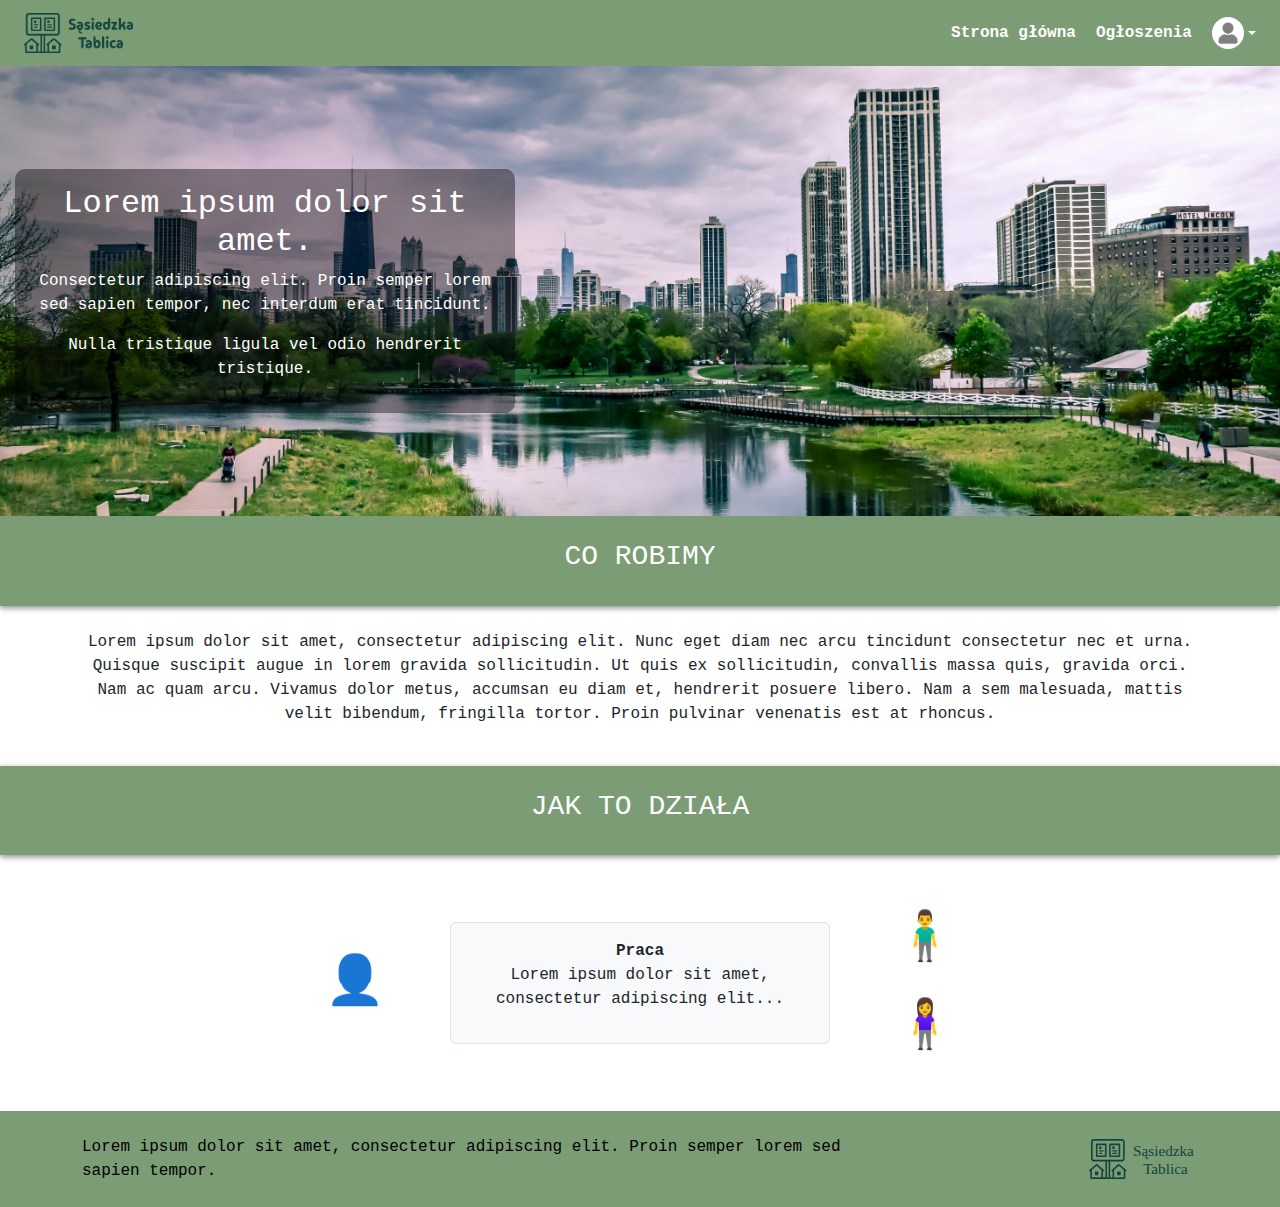
<file: index.html>
<!DOCTYPE html>
<html lang="pl">

<head>
  <meta charset="UTF-8">
  <meta name="viewport" content="width=device-width, initial-scale=1">

  <title>Sąsiedzka Tablica</title>

  <link href="https://cdn.jsdelivr.net/npm/bootstrap@5.3.3/dist/css/bootstrap.min.css" rel="stylesheet">

  <link rel="preconnect" href="https://fonts.googleapis.com">
  <link rel="preconnect" href="https://fonts.gstatic.com" crossorigin>
  <link
    href="https://fonts.googleapis.com/css2?family=Kosugi+Maru&family=Lexend:wght@100..900&family=Madimi+One&family=Ubuntu+Mono:ital,wght@0,400;0,700;1,400;1,700&display=swap"
    rel="stylesheet">

  <link href="/styles/index.css" rel="stylesheet">
  <link href="/styles/global.css" rel="stylesheet">

  <meta name="description" content="Sąsiedzka Tablica - Twoje miejsce na ogłoszenia lokalne.">
  <meta name="keywords" content="ogłoszenia, lokalne, sąsiedzka tablica, społeczność">
  <meta name="author" content="Kacper Kostera - Klonowski">
</head>

<body>
  <!-- Pasek nawigacji -->
  <nav class="navbar custom-navbar navbar-expand-lg navbar-light bg-light justify-content-end px-4">
    <a class="navbar-brand me-auto" href="index.html">
      <img src="images/logo.png" alt="Sąsiedzka Tablica" height="40">
    </a>
    <div class="d-flex align-items-center">
      <a class="nav-link" href="index.html">Strona główna</a>
      <a class="nav-link ml-10" href="ogloszenia.html">Ogłoszenia</a>
    </div>

    <li class="nav-item dropdown">
      <a class="nav-link dropdown-toggle d-flex align-items-center" href="#" role="button" data-bs-toggle="dropdown"
        aria-expanded="false">
        <img src="images/avatar.png" alt="avatar" class="rounded-circle" width="32" height="32">
      </a>
      <ul class="dropdown-menu dropdown-menu-end">
        <li><a class="dropdown-item" href="#">Zaloguj się</a></li>
        <li><a class="dropdown-item" href="#">Rejestracja</a></li>
      </ul>
    </li>
  </nav>

  <!-- Nagłówek -->
  <header class="d-flex align-items-center justify-content-left text-center ml-130">
    <div class="overlay">
      <h2>Lorem ipsum dolor sit amet.</h2>
      <p>Consectetur adipiscing elit. Proin semper lorem sed sapien tempor, nec interdum erat tincidunt.</p>
      <p>Nulla tristique ligula vel odio hendrerit tristique.</p>
    </div>
  </header>

  <!-- Co robimy -->
  <section class="green-section text-center">
    <h3>CO ROBIMY</h3>
  </section>

  <section class="container py-4 text-center">
    <p>Lorem ipsum dolor sit amet, consectetur adipiscing elit. Nunc eget diam nec arcu tincidunt consectetur nec et
      urna. Quisque suscipit augue in lorem gravida sollicitudin. Ut quis ex sollicitudin, convallis massa quis, gravida
      orci. Nam ac quam arcu. Vivamus dolor metus, accumsan eu diam et, hendrerit posuere libero. Nam a sem malesuada,
      mattis velit bibendum, fringilla tortor. Proin pulvinar venenatis est at rhoncus.</p>
  </section>

  <!-- Jak to działa -->
  <section class="green-section text-center">
    <h3>JAK TO DZIAŁA</h3>
  </section>

  <section class="container py-5">
    <div class="row justify-content-center align-items-center text-center">
      <div class="col-md-2">
        <div class="icon text-danger">👤</div>
      </div>
      <div class="col-md-4 bg-light p-3 rounded border">
        <strong>Praca</strong>
        <p>Lorem ipsum dolor sit amet, consectetur adipiscing elit...</p>
      </div>
      <div class="col-md-2">
        <div class="icon text-warning">🧍‍♂️</div>
        <div class="icon text-success mt-3">🧍‍♀️</div>
      </div>
    </div>
  </section>

  <!-- Stopka -->
  <footer class="footer-custom py-4">
    <div class="container d-flex justify-content-between align-items-center flex-wrap">
      <p class="mb-0 text-black">Lorem ipsum dolor sit amet, consectetur adipiscing elit. Proin semper lorem sed sapien
        tempor.</p>
      <div class="logo d-flex align-items-center mt-3 mt-md-0">
        <img src="images/logo.svg" alt="Sąsiedzka Tablica" height="40" class="ms-md-3">
      </div>
    </div>
  </footer>


  <script src="https://cdn.jsdelivr.net/npm/bootstrap@5.3.3/dist/js/bootstrap.bundle.min.js"></script>
</body>

</html>
</file>
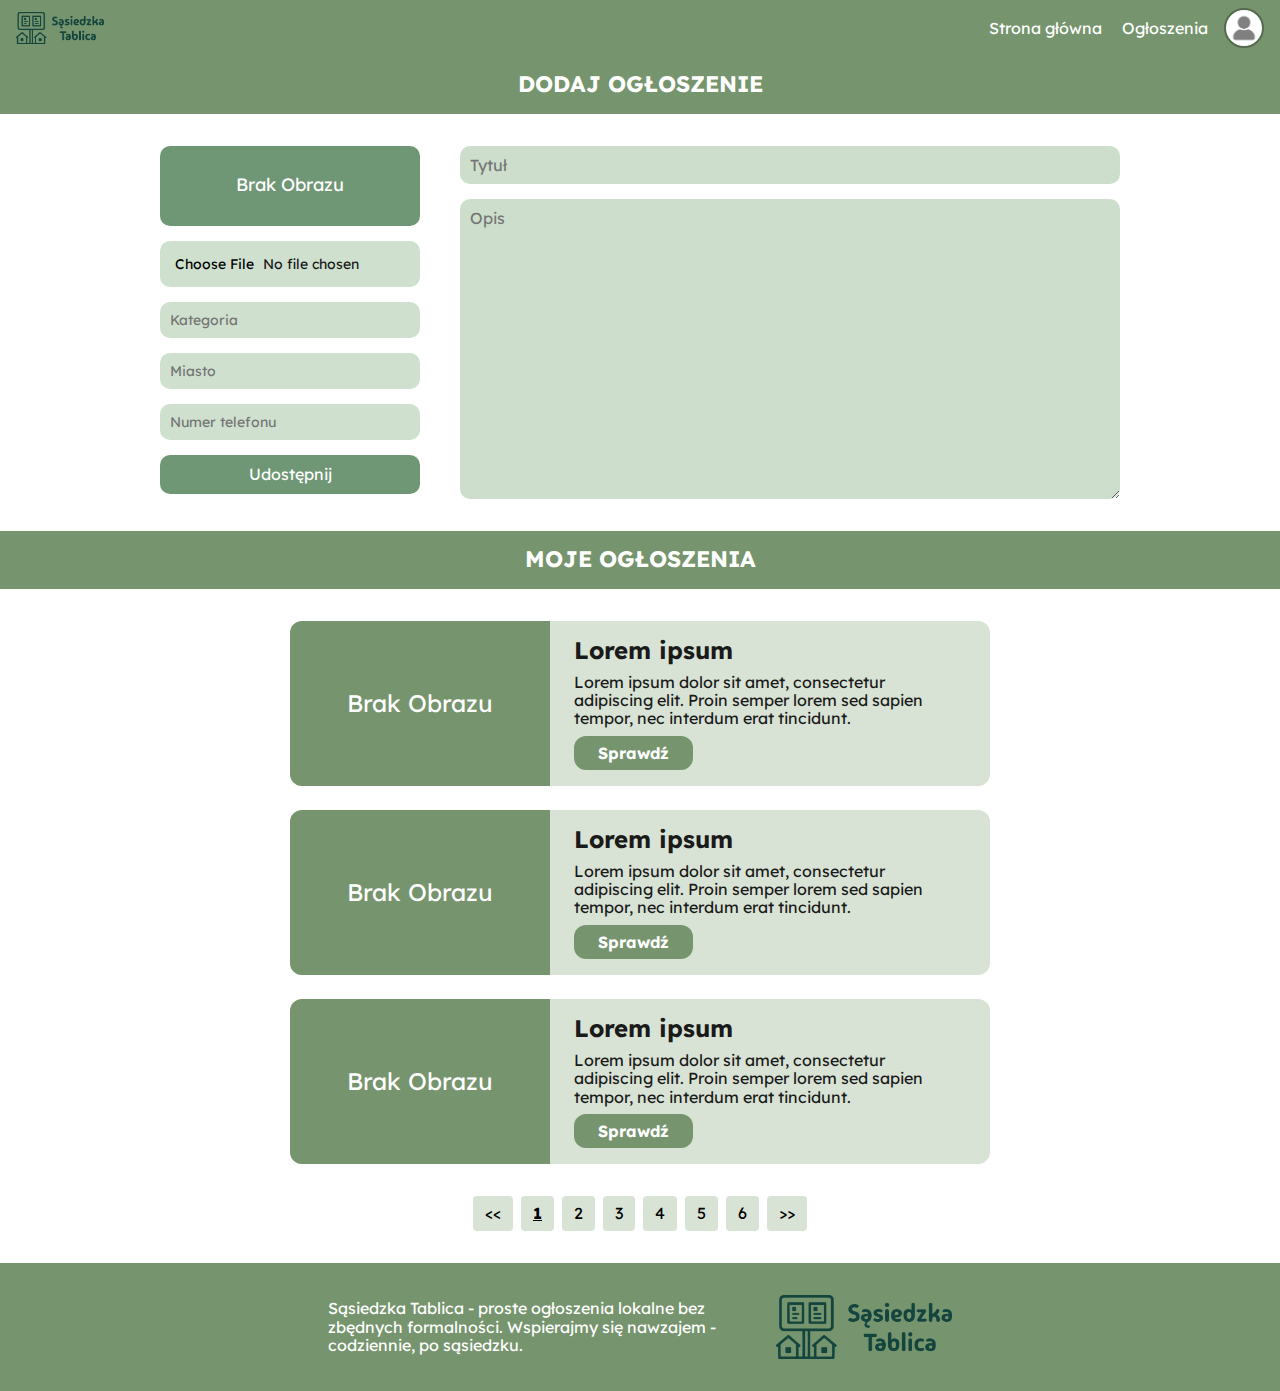
<file: dodaj.html>
<!DOCTYPE html>
<html lang="pl">

<head>
	<meta charset="UTF-8" />
	<meta name="viewport" content="width=device-width, initial-scale=1.0" />

	<title>Sąsiedzka Tablica | Dodaj ogłoszenie</title>

	<link rel="icon" type="image/x-icon" href="images/favicon.ico" />

	<link rel="stylesheet" href="css/normalize.css">
	<link rel="stylesheet" href="css/variables.css">
	<link rel="stylesheet" href="css/global.css">
	<link rel="stylesheet" href="css/dodaj.css">

	<meta name="description" content="Sąsiedzka Tablica - Twoje miejsce na ogłoszenia lokalne.">
	<meta name="keywords" content="ogłoszenia, lokalne, sąsiedzka tablica, społeczność">
	<meta name="author" content="Kacper Kostera - Klonowski">

	<link rel="preconnect" href="https://fonts.googleapis.com">
	<link rel="preconnect" href="https://fonts.gstatic.com" crossorigin>
	<link
		href="https://fonts.googleapis.com/css2?family=Kosugi+Maru&family=Lexend:wght@100..900&family=Madimi+One&family=Ubuntu+Mono:ital,wght@0,400;0,700;1,400;1,700&display=swap"
		rel="stylesheet">

	<meta name="robots" content="noindex, nofollow">

</head>

<body>

	<header>
		<div class="logo">
			<a href="index.html">
				<img src="images/logo.png" alt="Logo" height="32" style="margin-right: 8px;">
			</a>
		</div>
		<nav>
			<a href="index.html">Strona główna</a>
			<a href="ogloszenia.html">Ogłoszenia</a>
		</nav>

		<div class="user-menu">
			<div class="avatar" id="avatar">
				<style>
					#avatar {
						background-image: url('images/avatar.png') !important;
					}
				</style>
			</div>
			<div class="dropdown" id="userDropdown">
				<a href="login.html">Zaloguj</a>
				<a href="rejestracja.html">Zarejestruj</a>
			</div>
		</div>
	</header>

	<main>
		<div class="section-title">DODAJ OGŁOSZENIE</div>

		<div class="container">
			<div class="sidebar">
				<div class="image-box" id="imagePreview">Brak Obrazu</div>

				<input type="file" class="input" placeholder="Obraz" id="imageInput">
				<input type="text" class="input" placeholder="Kategoria">
				<input type="text" class="input" placeholder="Miasto">
				<input type="text" class="input" placeholder="Numer telefonu">

				<button class="submit">Udostępnij</button>
			</div>

			<div class="form">
				<input type="text" class="title-input" placeholder="Tytuł">
				<textarea class="description-area" placeholder="Opis"></textarea>
			</div>
		</div>

		<div class="section-title">MOJE OGŁOSZENIA</div>

		<div class="ads-list">
			<!-- Przykładowe ogłoszenie -->
			<div class="ad-item">
				<div class="ad-image">Brak Obrazu</div>
				<div class="ad-content">
					<h2>Lorem ipsum</h2>
					<p>Lorem ipsum dolor sit amet, consectetur adipiscing elit. Proin semper lorem sed sapien tempor,
						nec interdum erat tincidunt.</p>
					<button class="check-btn">Sprawdź</button>
				</div>
			</div>

			<!-- Duplikuj poniżej więcej ogłoszeń -->
			<div class="ad-item">
				<div class="ad-image">Brak Obrazu</div>
				<div class="ad-content">
					<h2>Lorem ipsum</h2>
					<p>Lorem ipsum dolor sit amet, consectetur adipiscing elit. Proin semper lorem sed sapien tempor,
						nec interdum erat tincidunt.</p>
					<button class="check-btn">Sprawdź</button>
				</div>
			</div>

			<div class="ad-item">
				<div class="ad-image">Brak Obrazu</div>
				<div class="ad-content">
					<h2>Lorem ipsum</h2>
					<p>Lorem ipsum dolor sit amet, consectetur adipiscing elit. Proin semper lorem sed sapien tempor,
						nec interdum erat tincidunt.</p>
					<button class="check-btn">Sprawdź</button>
				</div>
			</div>

			<!-- itd... -->
		</div>

		<div class="pagination">
			<button>&lt;&lt;</button>
			<button class="active">1</button>
			<button>2</button>
			<button>3</button>
			<button>4</button>
			<button>5</button>
			<button>6</button>
			<button>&gt;&gt;</button>
		</div>
	</main>

	<footer class="footer">
		<div class="footer-text">
			Sąsiedzka Tablica - proste ogłoszenia lokalne bez zbędnych formalności. Wspierajmy się nawzajem -
			codziennie, po sąsiedzku.
		</div>
		<div class="logo">
			<img src="images/logo.png" alt="Logo" height="64">
		</div>
	</footer>

	<script src="js/menu.js"></script>
	<script src="js/formImage.js"></script>
</body>

</html>
</file>
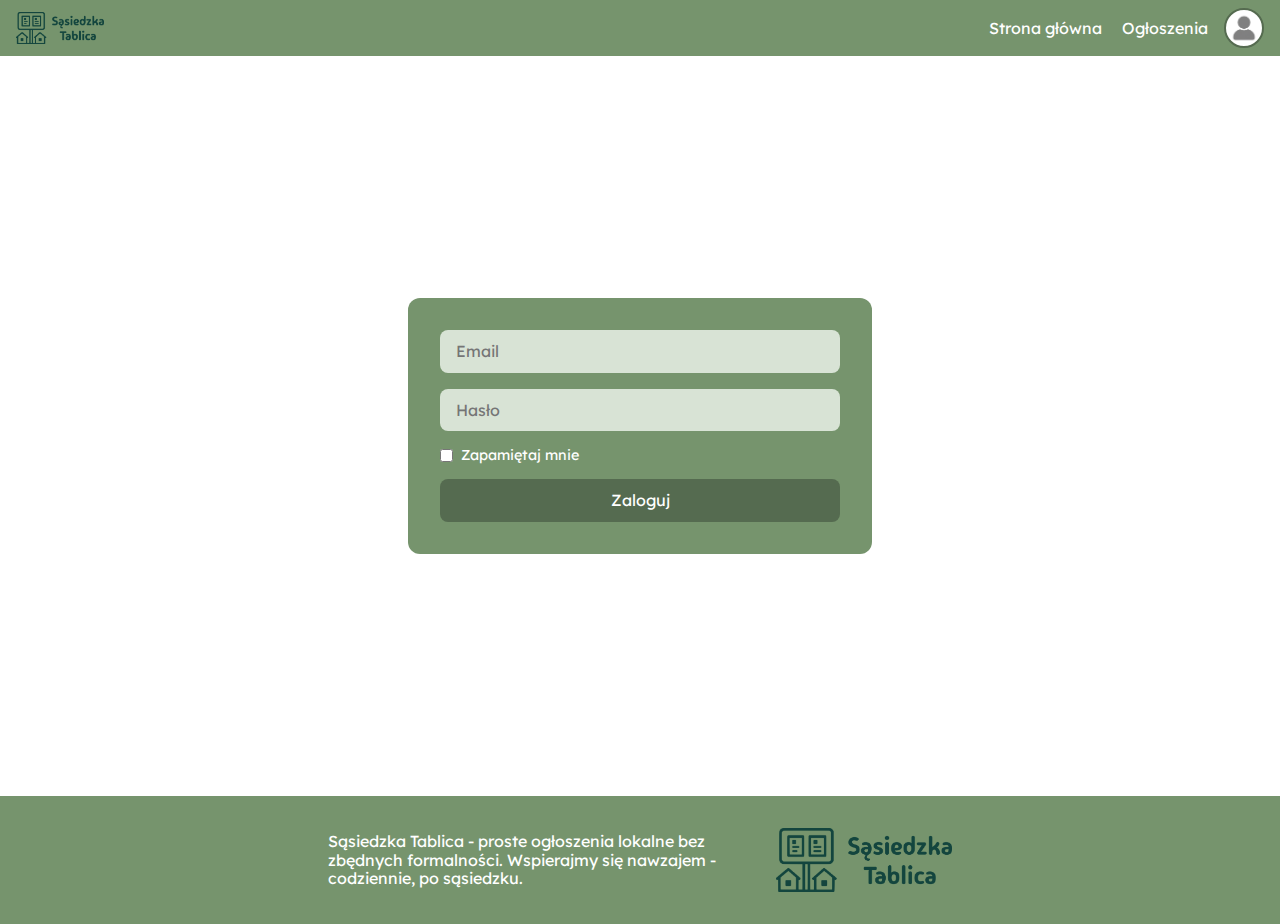
<file: login.html>
<!DOCTYPE html>
<html lang="pl">

<head>
    <meta charset="UTF-8" />
    <meta name="viewport" content="width=device-width, initial-scale=1.0" />

    <title>Sąsiedzka Tablica | Logowanie</title>

    <link rel="icon" type="image/x-icon" href="images/favicon.ico" />

    <link rel="stylesheet" href="css/normalize.css">
    <link rel="stylesheet" href="css/variables.css">
    <link rel="stylesheet" href="css/global.css">
    <link rel="stylesheet" href="css/login.css">

    <meta name="description" content="Sąsiedzka Tablica - Twoje miejsce na ogłoszenia lokalne.">
    <meta name="keywords" content="ogłoszenia, lokalne, sąsiedzka tablica, społeczność">
    <meta name="author" content="Kacper Kostera - Klonowski">

    <link rel="preconnect" href="https://fonts.googleapis.com">
    <link rel="preconnect" href="https://fonts.gstatic.com" crossorigin>
    <link
        href="https://fonts.googleapis.com/css2?family=Kosugi+Maru&family=Lexend:wght@100..900&family=Madimi+One&family=Ubuntu+Mono:ital,wght@0,400;0,700;1,400;1,700&display=swap"
        rel="stylesheet">

    <meta name="robots" content="noindex, nofollow">

</head>

<body>

    <header>
		<div class="logo">
			<a href="index.html">
                <img src="images/logo.png" alt="Logo" height="32" style="margin-right: 8px;">
            </a>
		</div>
		<nav>
			<a href="index.html">Strona główna</a>
			<a href="ogloszenia.html">Ogłoszenia</a>
		</nav>

		<div class="user-menu">
			<div class="avatar" id="avatar">
				<style>
					#avatar {
						background-image: url('images/avatar.png') !important;
					}
				</style>
			</div>
			<div class="dropdown" id="userDropdown">
				<a href="login.html">Zaloguj</a>
				<a href="rejestracja.html">Zarejestruj</a>
			</div>
		</div>
	</header>

    <main>
        <form class="login-form">
            <input type="email" placeholder="Email" required />
            <input type="password" placeholder="Hasło" required />
            <label class="remember">
                <input type="checkbox" />
                Zapamiętaj mnie
            </label>
            <button type="submit">Zaloguj</button>
        </form>
    </main>

    <footer class="footer">
		<div class="footer-text">
			Sąsiedzka Tablica - proste ogłoszenia lokalne bez zbędnych formalności. Wspierajmy się nawzajem - codziennie, po sąsiedzku.
		</div>
		<div class="logo">
			<img src="images/logo.png" alt="Logo" height="64">
		</div>
	</footer>

    <script src="js/menu.js"></script>
</body>

</html>

<body>
</file>
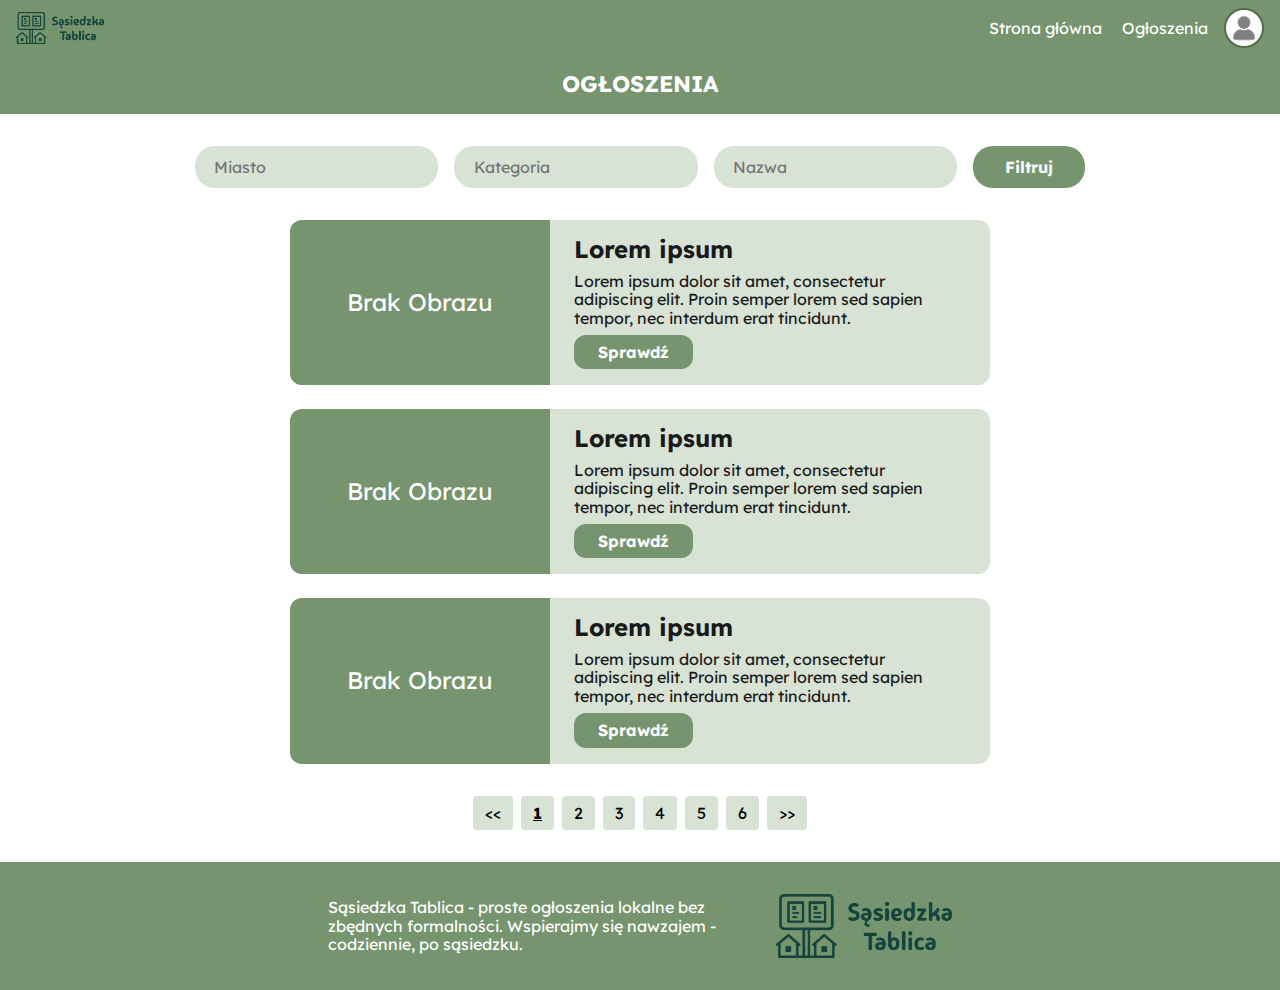
<file: ogloszenia.html>
<!DOCTYPE html>
<html lang="pl">

<head>
	<meta charset="UTF-8" />
	<meta name="viewport" content="width=device-width, initial-scale=1.0" />

	<title>Sąsiedzka Tablica | Ogłoszenia</title>

	<link rel="icon" type="image/x-icon" href="images/favicon.ico" />

	<link rel="stylesheet" href="css/normalize.css">
	<link rel="stylesheet" href="css/variables.css">
	<link rel="stylesheet" href="css/global.css">
	<link rel="stylesheet" href="css/ogloszenia.css">

	<meta name="description" content="Sąsiedzka Tablica - Twoje miejsce na ogłoszenia lokalne.">
	<meta name="keywords" content="ogłoszenia, lokalne, sąsiedzka tablica, społeczność">
	<meta name="author" content="Kacper Kostera - Klonowski">

	<link rel="preconnect" href="https://fonts.googleapis.com">
	<link rel="preconnect" href="https://fonts.gstatic.com" crossorigin>
	<link
		href="https://fonts.googleapis.com/css2?family=Kosugi+Maru&family=Lexend:wght@100..900&family=Madimi+One&family=Ubuntu+Mono:ital,wght@0,400;0,700;1,400;1,700&display=swap"
		rel="stylesheet">

	<meta name="robots" content="noindex, nofollow">

</head>

<body>

	<header>
		<div class="logo">
			<a href="index.html">
				<img src="images/logo.png" alt="Logo" height="32" style="margin-right: 8px;">
			</a>
		</div>
		<nav>
			<a href="index.html">Strona główna</a>
			<a href="ogloszenia.html">Ogłoszenia</a>
		</nav>

		<div class="user-menu">
			<div class="avatar" id="avatar">
				<style>
					#avatar {
						background-image: url('images/avatar.png') !important;
					}
				</style>
			</div>
			<div class="dropdown" id="userDropdown">
				<a href="login.html">Zaloguj</a>
				<a href="rejestracja.html">Zarejestruj</a>
			</div>
		</div>
	</header>

	<main>
		<div class="section-title">OGŁOSZENIA</div>

		<div class="filters">
			<input type="text" placeholder="Miasto" />
			<input type="text" placeholder="Kategoria" />
			<input type="text" placeholder="Nazwa" />
			<button class="filter-btn">Filtruj</button>
		</div>

		<div class="ads-list">
			<!-- Przykładowe ogłoszenie -->
			<div class="ad-item">
				<div class="ad-image">Brak Obrazu</div>
				<div class="ad-content">
					<h2>Lorem ipsum</h2>
					<p>Lorem ipsum dolor sit amet, consectetur adipiscing elit. Proin semper lorem sed sapien tempor,
						nec interdum erat tincidunt.</p>
					<button class="check-btn">Sprawdź</button>
				</div>
			</div>

			<!-- Duplikuj poniżej więcej ogłoszeń -->
			<div class="ad-item">
				<div class="ad-image">Brak Obrazu</div>
				<div class="ad-content">
					<h2>Lorem ipsum</h2>
					<p>Lorem ipsum dolor sit amet, consectetur adipiscing elit. Proin semper lorem sed sapien tempor,
						nec interdum erat tincidunt.</p>
					<button class="check-btn">Sprawdź</button>
				</div>
			</div>

			<div class="ad-item">
				<div class="ad-image">Brak Obrazu</div>
				<div class="ad-content">
					<h2>Lorem ipsum</h2>
					<p>Lorem ipsum dolor sit amet, consectetur adipiscing elit. Proin semper lorem sed sapien tempor,
						nec interdum erat tincidunt.</p>
					<button class="check-btn">Sprawdź</button>
				</div>
			</div>

			<!-- itd... -->
		</div>

		<div class="pagination">
			<button>&lt;&lt;</button>
			<button class="active">1</button>
			<button>2</button>
			<button>3</button>
			<button>4</button>
			<button>5</button>
			<button>6</button>
			<button>&gt;&gt;</button>
		</div>
	</main>

	<footer class="footer">
		<div class="footer-text">
			Sąsiedzka Tablica - proste ogłoszenia lokalne bez zbędnych formalności. Wspierajmy się nawzajem - codziennie, po sąsiedzku.
		</div>
		<div class="logo">
			<img src="images/logo.png" alt="Logo" height="64">
		</div>
	</footer>

	<script src="js/menu.js"></script>
</body>

</html>

<body>
</file>
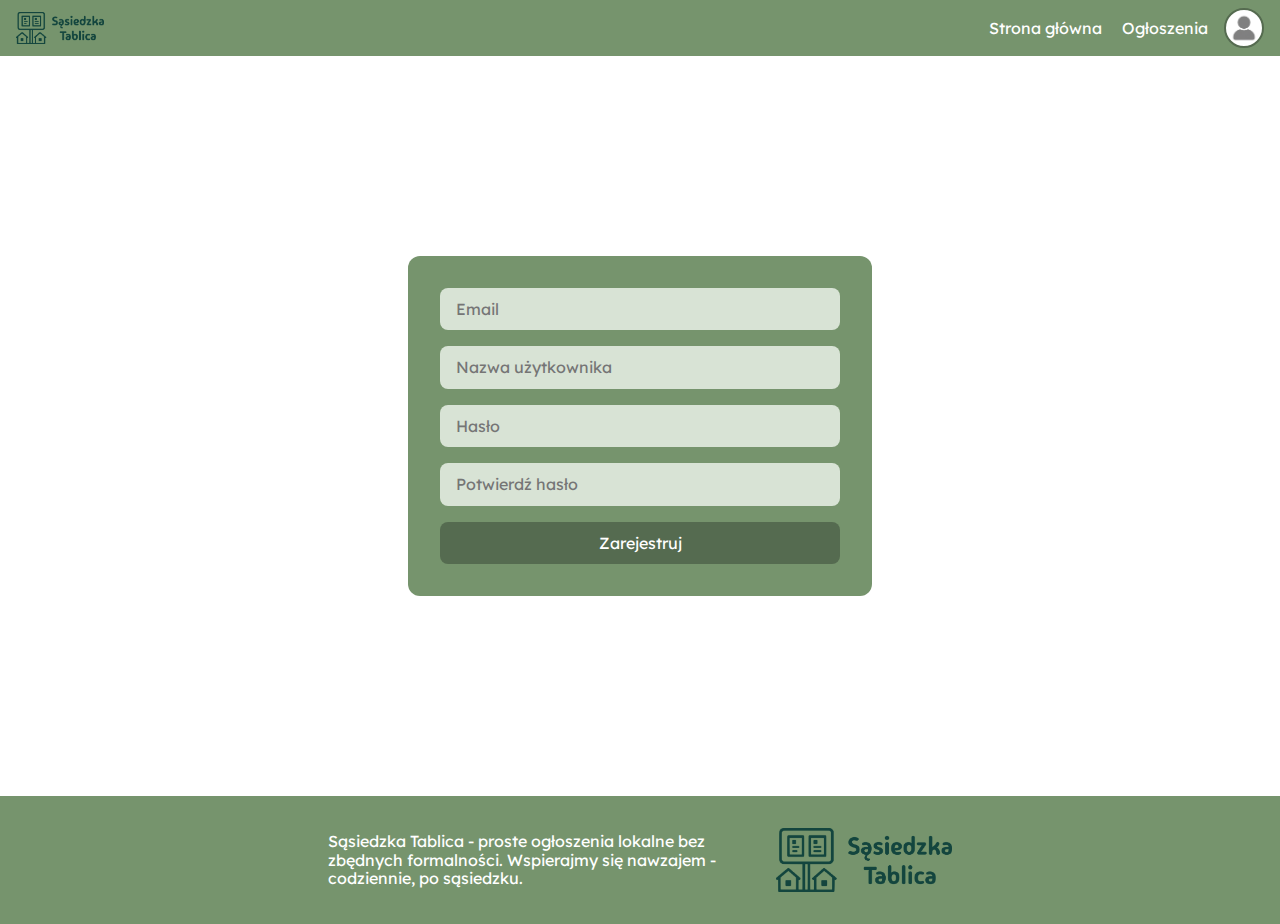
<file: rejestracja.html>
<!DOCTYPE html>
<html lang="pl">

<head>
    <meta charset="UTF-8" />
    <meta name="viewport" content="width=device-width, initial-scale=1.0" />

    <title>Sąsiedzka Tablica | Rejestracja</title>

    <link rel="icon" type="image/x-icon" href="images/favicon.ico" />

    <link rel="stylesheet" href="css/normalize.css">
    <link rel="stylesheet" href="css/variables.css">
    <link rel="stylesheet" href="css/global.css">
    <link rel="stylesheet" href="css/rejestracja.css">

    <meta name="description" content="Sąsiedzka Tablica - Twoje miejsce na ogłoszenia lokalne.">
    <meta name="keywords" content="ogłoszenia, lokalne, sąsiedzka tablica, społeczność">
    <meta name="author" content="Kacper Kostera - Klonowski">

    <link rel="preconnect" href="https://fonts.googleapis.com">
    <link rel="preconnect" href="https://fonts.gstatic.com" crossorigin>
    <link
        href="https://fonts.googleapis.com/css2?family=Kosugi+Maru&family=Lexend:wght@100..900&family=Madimi+One&family=Ubuntu+Mono:ital,wght@0,400;0,700;1,400;1,700&display=swap"
        rel="stylesheet">

    <meta name="robots" content="noindex, nofollow">

</head>

<body>

    <header>
        <div class="logo">
            <a href="index.html">
                <img src="images/logo.png" alt="Logo" height="32" style="margin-right: 8px;">
            </a>
        </div>
        <nav>
            <a href="index.html">Strona główna</a>
            <a href="ogloszenia.html">Ogłoszenia</a>
        </nav>

        <div class="user-menu">
            <div class="avatar" id="avatar">
                <style>
                    #avatar {
                        background-image: url('images/avatar.png') !important;
                    }
                </style>
            </div>
            <div class="dropdown" id="userDropdown">
                <a href="login.html">Zaloguj</a>
                <a href="rejestracja.html">Zarejestruj</a>
            </div>
        </div>
    </header>

    <main>
        <form class="register-form">
            <input type="email" placeholder="Email" required />
            <input type="text" placeholder="Nazwa użytkownika" required />
            <input type="password" placeholder="Hasło" required />
            <input type="password" placeholder="Potwierdź hasło" required />
            <button type="submit">Zarejestruj</button>
        </form>
    </main>

    <footer class="footer">
        <div class="footer-text">
			Sąsiedzka Tablica - proste ogłoszenia lokalne bez zbędnych formalności. Wspierajmy się nawzajem - codziennie, po sąsiedzku.
		</div>
        <div class="logo">
            <img src="images/logo.png" alt="Logo" height="64">
        </div>
    </footer>

    <script src="js/menu.js"></script>
</body>

</html>

<body>
</file>
<file: styles/index.css>
header {
    background: url('../images/banner.jpg') center center/cover no-repeat;
    height: 50vh;
    position: relative;
    color: white;
}

.overlay {
    background: rgba(0, 0, 0, 0.4);
    padding: 1rem;
    border-radius: 10px;
    max-width: 500px;
    margin-left: 15px;
}

.green-section {
    background-color: #7b9c75;
    color: white;
    padding: 1.5rem 0;
}

.icon {
    font-size: 3rem;
}

.logo {
    font-weight: bold;
    font-size: 1.2rem;
}

.nav-link {
    margin-left: 20px;
}

.green-section {
    background-color: #7b9c75;
    color: white;
    padding: 1.5rem 0;
    box-shadow: 0 2px 6px rgba(0, 0, 0, 0.45);
}
</file>
<file: styles/global.css>
body {
    font-family: "Ubuntu Mono", monospace !important;
    font-weight: 400;
    font-style: normal;
}

.custom-navbar {
    background-color: #7b9c75 !important;
}

.custom-navbar .nav-link {
    color: white !important;
    font-weight: 700;
    margin-left: 20px;
}

.custom-navbar .nav-link:hover {
    color: lightgray !important;
}

.dropdown-menu {
    min-width: 150px;
    border-radius: 10px;
    box-shadow: 0 4px 10px rgba(0, 0, 0, 0.1);
}

li {
    list-style: none;
}

footer {
    background-color: #7b9c75;
    color: white;
    padding: 2rem 0;
}

.footer-custom {
    background-color: #7b9c75;
    color: white;
    padding: 1.5rem 0;
}

.footer-custom .container {
    display: flex;
    justify-content: space-between;
    align-items: center;
    flex-wrap: wrap;
}

.footer-custom p {
    max-width: 70%;
    margin-bottom: 0;
}

@media (max-width: 768px) {
    .footer-custom .container {
        flex-direction: column;
        text-align: center;
    }

    .footer-custom p {
        max-width: 100%;
        margin-bottom: 1rem;
    }
}
</file>
<file: css/variables.css>
:root {
  --green: #76946d;
  --dark-green: #556b50;
  --light-green: #d8e3d5;
  --light-orange: #f4c078;
  --light-lime: #bdf17e;
  --white: #ffffff;
  --text: #1a1a1a;
  --gray: #e0e0e0;
}
</file>
<file: css/global.css>
body {
	margin: 0;
	font-family: "Lexend", sans-serif;
	color: var(--text);
}

header {
	background-color: var(--green);
	display: flex;
	justify-content: space-between;
	align-items: center;
	padding: 0.5rem 1rem;
}

header .logo {
	font-weight: bold;
	color: var(--white);
}

header .logo a {
	display: flex;
	align-items: center;
}

nav {
  display: block;
  margin-left: auto;
}

header nav a {
	color: var(--white);
	margin-left: 1rem;
	text-decoration: none;
}

header nav a.active {
	color: var(--light-green) !important;
}

header nav a:hover {
	color: var(--light-green) !important;
}

.user-menu {
  position: relative;
  margin-left: 1rem;
}

.avatar {
  width: 36px;
  height: 36px;
  border-radius: 50%;
  background-size: cover;
  cursor: pointer;
  border: 2px solid var(--dark-green);
}

.dropdown {
  display: none;
  position: absolute;
  top: 44px;
  right: 0;
  background-color: var(--white);
  border: 1px solid var(--gray);
  box-shadow: 0 2px 6px rgba(0, 0, 0, 0.1);
  border-radius: 6px;
  z-index: 100;
  min-width: 150px;
  padding: 0.5rem 0;
}

.dropdown a {
  display: block;
  padding: 0.5rem 1rem;
  text-decoration: none;
  color: var(--text);
}

.dropdown a:hover {
  background-color: var(--light-green);
}

.section-title {
	background-color: var(--green);
	color: var(--white);
	padding: 1rem;
	font-size: 1.4rem;
	font-weight: bold;
	text-align: center;
}

.section-content {
	padding: 2rem;
	max-width: 900px;
	margin: auto;
	text-align: justify;
}

footer.footer {
	background-color: var(--green);
	color: var(--white);
	padding: 2rem 1rem;
	display: flex;
	justify-content: center;
	align-items: center;
}

.footer-text {
	max-width: 400px;
	margin-right: 1rem;
}

.footer .logo {
	display: flex;
	align-items: center;
	gap: 0.5rem;
	margin-left: 2rem;
}
</file>
<file: css/dodaj.css>
main {
    background-color: var(--white);
}

main h1 {
    text-align: center;
    margin-bottom: 1.5rem;
}

/* Override global styles */
.section-title {
	margin-bottom: 2rem;
}
footer.footer {
	margin-top: 2rem;
}
/* End of global styles override */

.container {
  display: flex;
  padding: 0 10rem 2rem 10rem;
  gap: 40px;
}

.sidebar {
  display: flex;
  flex-direction: column;
  gap: 15px;
  width: 260px;
}

.image-box {
  width: 100%;
  height: 80px;
  background-color: #6f9675;
  color: #fff;
  font-size: 18px;
  display: flex;
  justify-content: center;
  align-items: center;
  border-radius: 10px;
  background-size: cover;
  background-position: center;
  overflow: hidden;
}

.input {
  padding: 10px;
  border: none;
  border-radius: 10px;
  background-color: #d0e0cf;
  font-size: 14px;
}

.input::file-selector-button {
  background: none;
  border: none;
  padding: 5px;
  font-family: inherit;
  font-size: 14px;
}

.submit {
  padding: 10px;
  background-color: #6f9675;
  color: white;
  border: none;
  border-radius: 10px;
  font-size: 16px;
  cursor: pointer;
}

.form {
  flex: 1;
  display: flex;
  flex-direction: column;
  gap: 15px;
}

.title-input {
  padding: 10px;
  font-size: 16px;
  border: none;
  border-radius: 10px;
  background-color: #cddfcc;
}

.description-area {
  flex: 1;
  min-height: 280px;
  padding: 10px;
  font-size: 16px;
  border: none;
  border-radius: 10px;
  background-color: #cddfcc;
  resize: vertical;
}

.ads-list {
    display: flex;
    flex-direction: column;
    gap: 1.5rem;
    align-items: center;
}

.ad-item {
    display: flex;
    background-color: var(--light-green);
    border-radius: 12px;
    overflow: hidden;
    width: 100%;
    max-width: 700px;
}

.ad-image {
    background-color: var(--green);
    color: var(--white);
    font-size: 1.5rem;
    display: flex;
    align-items: center;
    justify-content: center;
    padding: 2rem;
    flex: 1;
    min-width: 150px;
    text-align: center;
}

.ad-content {
    padding: 1rem 1.5rem;
    flex: 2;
    display: flex;
    flex-direction: column;
    justify-content: space-between;
}

.ad-content h2 {
    margin: 0;
}

.ad-content p {
    margin: 0.5rem 0;
}

.check-btn {
    align-self: flex-start;
    padding: 0.5rem 1.5rem;
    border: none;
    border-radius: 12px;
    background-color: var(--green);
    color: white;
    cursor: pointer;
    font-weight: bold;
}

.pagination {
    display: flex;
    justify-content: center;
    gap: 0.5rem;
    margin-top: 2rem;
}

.pagination button {
    background-color: var(--light-green);
    border: none;
    padding: 0.5rem 0.75rem;
    border-radius: 4px;
    cursor: pointer;
}

.pagination button.active {
    font-weight: bold;
    text-decoration: underline;
}
</file>
<file: css/login.css>
main {
  display: flex;
  justify-content: center;
  align-items: center;
  height: calc(100vh - 160px); /* Odejmujemy wysokość nagłówka i stopki */
  background-color: var(--white);
}

.login-form {
  background-color: var(--green);
  padding: 2rem;
  border-radius: 12px;
  display: flex;
  flex-direction: column;
  gap: 1rem;
  width: 100%;
  max-width: 400px;
}

.login-form input[type="email"],
.login-form input[type="password"] {
  padding: 0.75rem 1rem;
  border-radius: 8px;
  border: none;
  background-color: var(--light-green);
  font-size: 1rem;
}

.login-form .remember {
  display: flex;
  align-items: center;
  gap: 0.5rem;
  font-size: 0.9rem;
  color: var(--white);
}

.login-form button {
  background-color: var(--dark-green);
  color: var(--white);
  border: none;
  border-radius: 8px;
  padding: 0.75rem;
  font-size: 1rem;
  cursor: pointer;
}

.login-form button:hover {
  background-color: #2a5d2a;
}
</file>
<file: css/ogloszenia.css>
main {
    background-color: var(--white);
}

main h1 {
    text-align: center;
    margin-bottom: 1.5rem;
}

/* Override global styles */
.section-title {
	margin-bottom: 2rem;
}
footer.footer {
	margin-top: 2rem;
}
/* End of global styles override */

.filters {
    display: flex;
    justify-content: center;
    gap: 1rem;
    margin-bottom: 2rem;
    flex-wrap: wrap;
}

.filters input {
    padding: 0.75rem 1.2rem;
    border-radius: 20px;
    border: none;
    background-color: var(--light-green);
    font-size: 1rem;
    min-width: 140px;
}

.filter-btn {
    padding: 0.75rem 2rem;
    border-radius: 20px;
    background-color: var(--green);
    color: white;
    border: none;
    font-weight: bold;
    cursor: pointer;
    transition: background-color 0.2s ease;
}

.filter-btn:disabled {
    background-color: var(--light-green);
    cursor: not-allowed;
}

.filter-btn:hover {
    background-color: #2f612f;
}

.filter-btn:disabled:hover {
    background-color: var(--light-green);
}

.ads-list {
    display: flex;
    flex-direction: column;
    gap: 1.5rem;
    align-items: center;
}

.ad-item {
    display: flex;
    background-color: var(--light-green);
    border-radius: 12px;
    overflow: hidden;
    width: 100%;
    max-width: 700px;
}

.ad-image {
    background-color: var(--green);
    color: var(--white);
    font-size: 1.5rem;
    display: flex;
    align-items: center;
    justify-content: center;
    padding: 2rem;
    flex: 1;
    min-width: 150px;
    text-align: center;
    background-size: cover;
    background-position: center;
    overflow: hidden;
}

.ad-content {
    padding: 1rem 1.5rem;
    flex: 2;
    display: flex;
    flex-direction: column;
    justify-content: space-between;
}

.ad-content h2 {
    margin: 0;
}

.ad-content p {
    margin: 0.5rem 0;
}

.ad-title {
    display: -webkit-box;
    -webkit-line-clamp: 2;      /* ograniczenie do 3 linii */
    -webkit-box-orient: vertical;
    overflow: hidden;
    text-overflow: ellipsis;
}

.ad-description {
    display: -webkit-box;
    -webkit-line-clamp: 3;      /* ograniczenie do 3 linii */
    -webkit-box-orient: vertical;
    overflow: hidden;
    text-overflow: ellipsis;
}

.check-btn {
    align-self: flex-start;
    padding: 0.5rem 1.5rem;
    border: none;
    border-radius: 12px;
    background-color: var(--green);
    color: white;
    cursor: pointer;
    font-weight: bold;
}

.check-btn:hover {
    background-color: var(--dark-green);
    transition-duration: 0.2s;
}

.pagination {
    display: flex;
    justify-content: center;
    gap: 0.5rem;
    margin-top: 2rem;
}

.pagination button {
    background-color: var(--light-green);
    border: none;
    padding: 0.5rem 0.75rem;
    border-radius: 4px;
    cursor: pointer;
}

.pagination button.active {
    font-weight: bold;
    text-decoration: underline;
}
</file>
<file: css/rejestracja.css>
main {
  display: flex;
  justify-content: center;
  align-items: center;
  height: calc(100vh - 160px); /* Odejmujemy header i footer */
  background-color: var(--white);
}

.register-form {
  background-color: var(--green);
  padding: 2rem;
  border-radius: 12px;
  display: flex;
  flex-direction: column;
  gap: 1rem;
  width: 100%;
  max-width: 400px;
}

.register-form input[type="email"],
.register-form input[type="text"],
.register-form input[type="password"] {
  padding: 0.75rem 1rem;
  border-radius: 8px;
  border: none;
  background-color: var(--light-green);
  font-size: 1rem;
}

.register-form button {
  background-color: var(--dark-green);
  color: var(--white);
  border: none;
  border-radius: 8px;
  padding: 0.75rem;
  font-size: 1rem;
  cursor: pointer;
}

.register-form button:hover {
  background-color: #2a5d2a;
}

.register-form .error-message {
  color: var(--red);
  font-size: 0.875rem;
}
</file>
